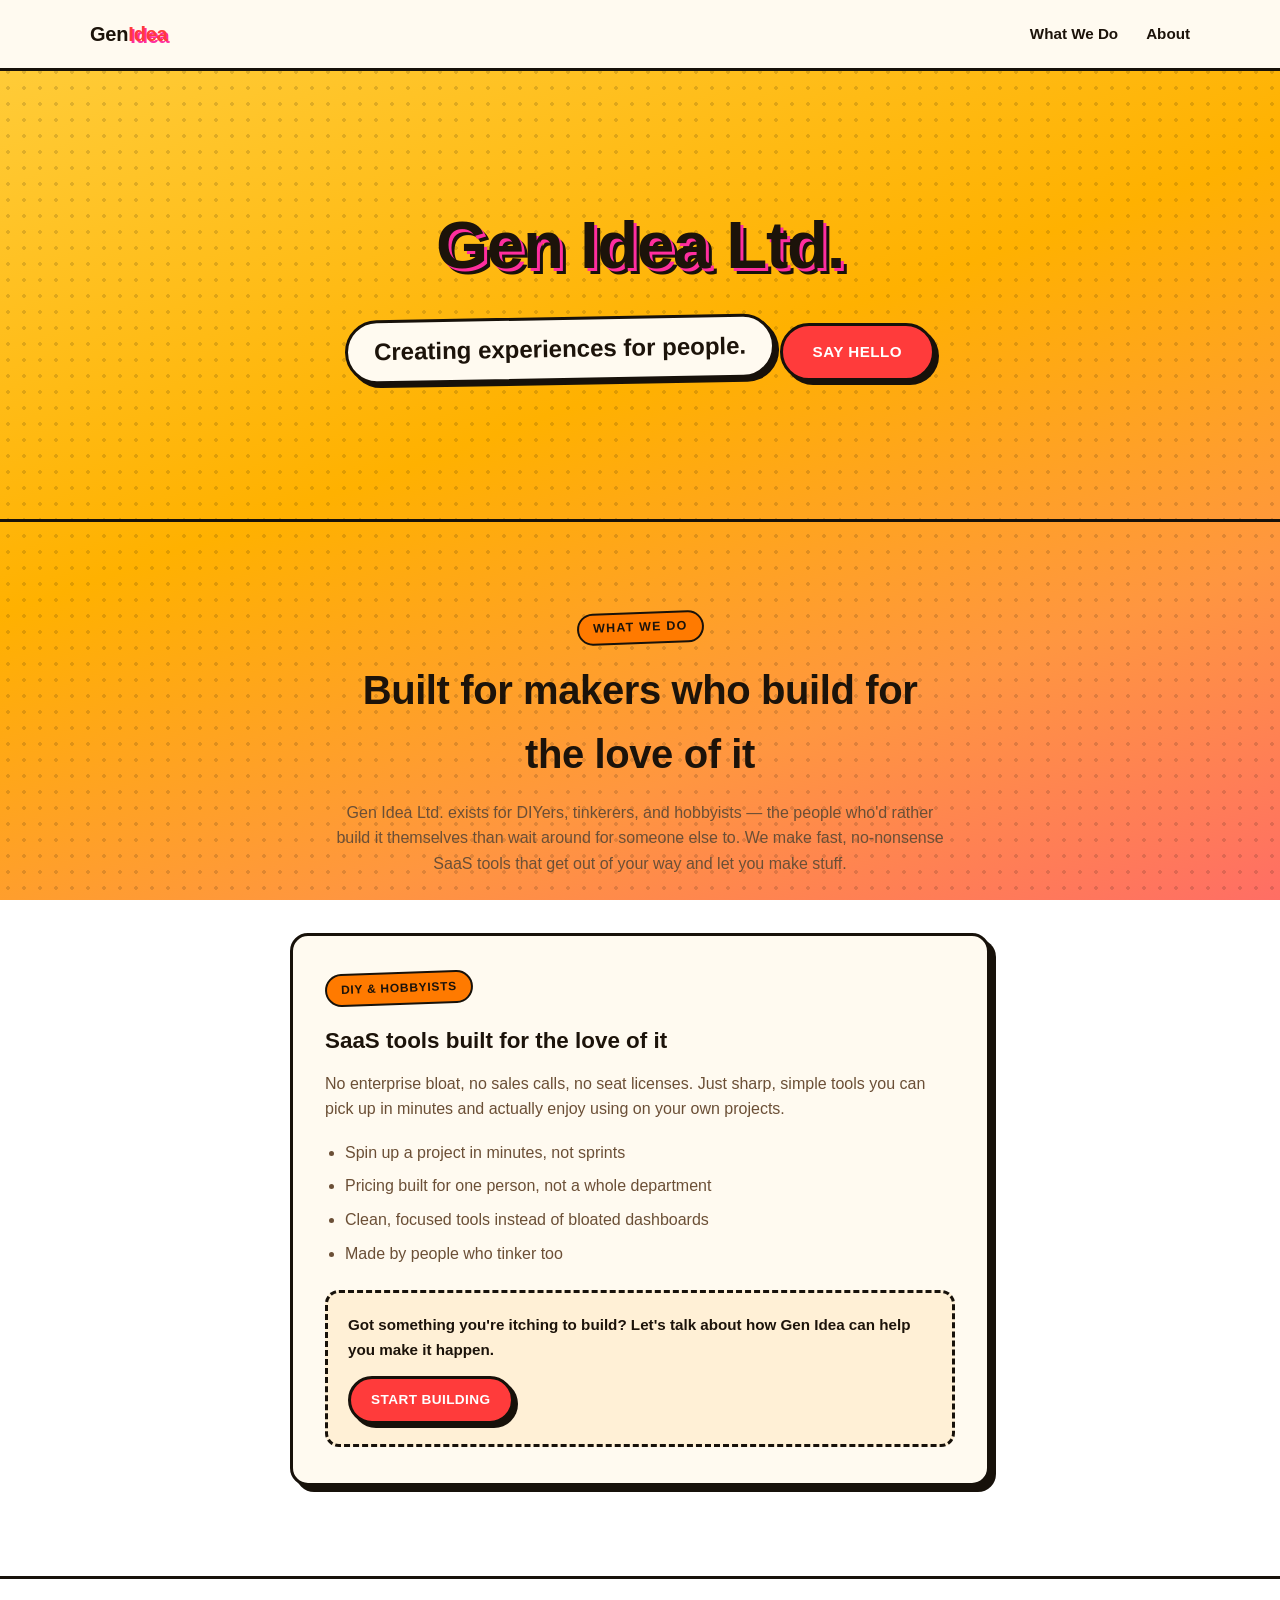
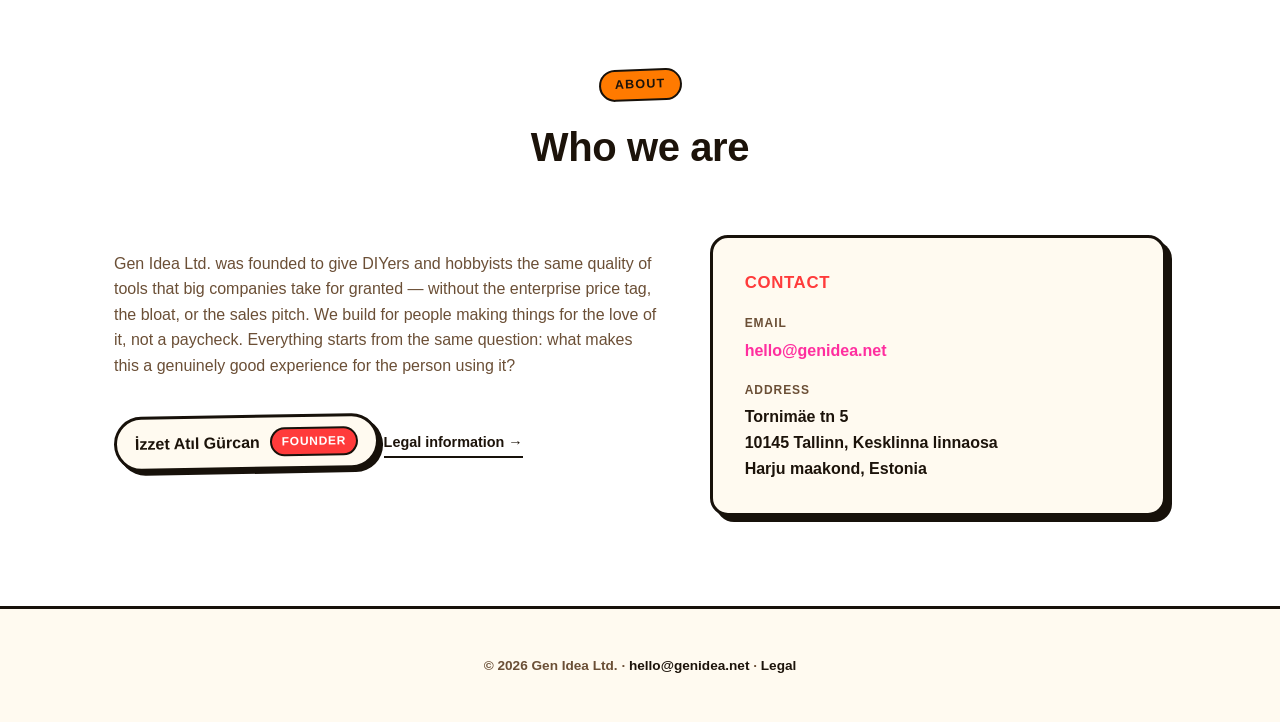
<file: website/index.html>
<!doctype html>
<html lang="en">
<head>
  <meta charset="utf-8" />
  <meta name="viewport" content="width=device-width, initial-scale=1" />
  <title>Gen Idea Ltd. — Creating experiences for people.</title>
  <meta name="description" content="Gen Idea Ltd. — SaaS tools built for DIYers, makers, and hobbyists who love building things themselves." />
  <link rel="stylesheet" href="styles.css" />
</head>
<body>
  <header>
    <div class="wrap nav">
      <a class="logo" href="#top">Gen<span>Idea</span></a>
      <nav>
        <ul>
          <li><a href="#what-we-do">What We Do</a></li>
          <li><a href="#about">About</a></li>
        </ul>
      </nav>
    </div>
  </header>

  <main>
    <section class="hero" id="top">
      <div class="wrap">
        <h1>Gen Idea Ltd.</h1>
        <p class="slogan">Creating experiences for people.</p>
        <a class="btn" href="mailto:hello@genidea.net">Say hello</a>
      </div>
    </section>

    <section id="what-we-do">
      <div class="wrap">
        <div class="section-head">
          <span class="eyebrow">What We Do</span>
          <h2>Built for makers who build for the love of it</h2>
          <p>Gen Idea Ltd. exists for DIYers, tinkerers, and hobbyists — the people who'd rather build it themselves than wait around for someone else to. We make fast, no-nonsense SaaS tools that get out of your way and let you make stuff.</p>
        </div>
        <div class="segments segments-single">
          <div class="segment b2c">
            <span class="tag">DIY &amp; Hobbyists</span>
            <h3>SaaS tools built for the love of it</h3>
            <p>No enterprise bloat, no sales calls, no seat licenses. Just sharp, simple tools you can pick up in minutes and actually enjoy using on your own projects.</p>
            <ul>
              <li>Spin up a project in minutes, not sprints</li>
              <li>Pricing built for one person, not a whole department</li>
              <li>Clean, focused tools instead of bloated dashboards</li>
              <li>Made by people who tinker too</li>
            </ul>
            <div class="cta-box">
              <p>Got something you're itching to build? Let's talk about how Gen Idea can help you make it happen.</p>
              <a class="btn btn-sm" href="mailto:hello@genidea.net?subject=Let%27s%20build%20something">Start building</a>
            </div>
          </div>
        </div>
      </div>
    </section>

    <section id="about">
      <div class="wrap">
        <div class="section-head">
          <span class="eyebrow">About</span>
          <h2>Who we are</h2>
        </div>
        <div class="about-grid">
          <div>
            <p>Gen Idea Ltd. was founded to give DIYers and hobbyists the same quality of tools that big companies take for granted — without the enterprise price tag, the bloat, or the sales pitch. We build for people making things for the love of it, not a paycheck. Everything starts from the same question: what makes this a genuinely good experience for the person using it?</p>
            <div class="founder-badge">
              <span class="founder-name">İzzet Atıl Gürcan</span>
              <span class="founder-title">Founder</span>
            </div>
            <a class="legal-link" href="legal.html">Legal information →</a>
          </div>
          <div class="info-card">
            <h3>Contact</h3>
            <div class="info-row">
              <div>
                <div class="label">Email</div>
                <div class="value"><a href="mailto:hello@genidea.net">hello@genidea.net</a></div>
              </div>
            </div>
            <div class="info-row">
              <div>
                <div class="label">Address</div>
                <div class="value">Tornimäe tn 5<br />10145 Tallinn, Kesklinna linnaosa<br />Harju maakond, Estonia</div>
              </div>
            </div>
          </div>
        </div>
      </div>
    </section>
  </main>

  <footer>
    <div class="wrap">
      <p>&copy; 2026 Gen Idea Ltd. · <a href="mailto:hello@genidea.net">hello@genidea.net</a> · <a href="legal.html">Legal</a></p>
    </div>
  </footer>
</body>
</html>
</file>
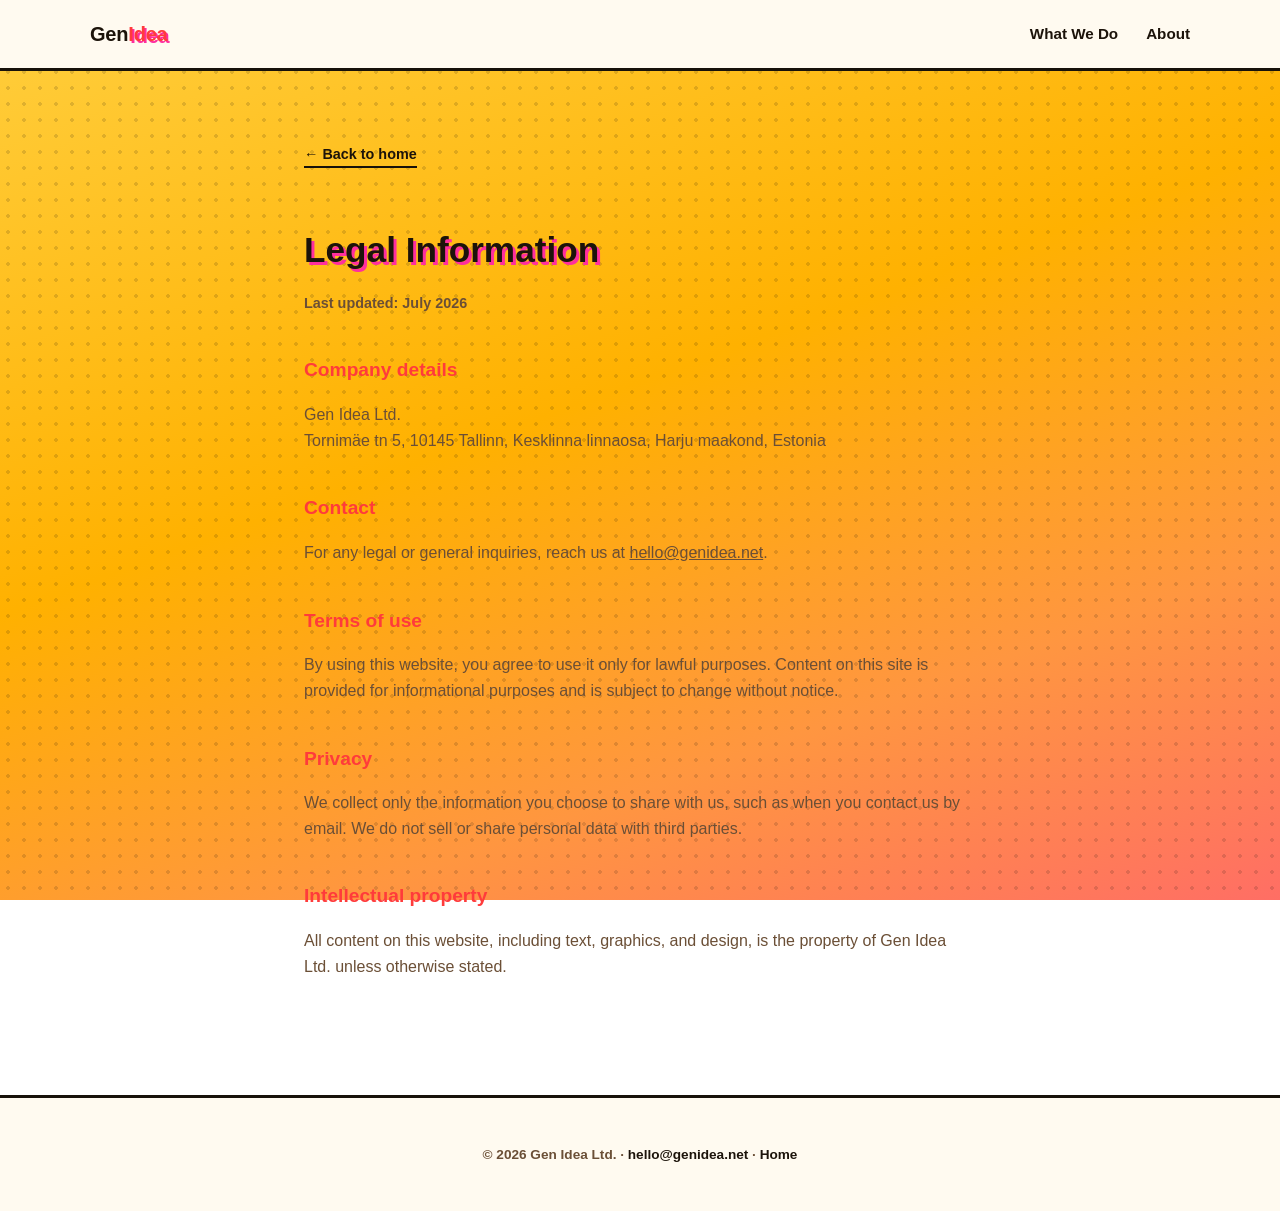
<file: website/legal.html>
<!doctype html>
<html lang="en">
<head>
  <meta charset="utf-8" />
  <meta name="viewport" content="width=device-width, initial-scale=1" />
  <title>Legal — Gen Idea Ltd.</title>
  <meta name="description" content="Legal information for Gen Idea Ltd." />
  <link rel="stylesheet" href="styles.css" />
</head>
<body>
  <header>
    <div class="wrap nav">
      <a class="logo" href="index.html">Gen<span>Idea</span></a>
      <nav>
        <ul>
          <li><a href="index.html#what-we-do">What We Do</a></li>
          <li><a href="index.html#about">About</a></li>
        </ul>
      </nav>
    </div>
  </header>

  <main class="legal-body">
    <a class="back-link" href="index.html">← Back to home</a>
    <h1>Legal Information</h1>
    <p class="updated">Last updated: July 2026</p>

    <h2>Company details</h2>
    <p>
      Gen Idea Ltd.<br />
      Tornimäe tn 5, 10145 Tallinn, Kesklinna linnaosa, Harju maakond, Estonia
    </p>

    <h2>Contact</h2>
    <p>For any legal or general inquiries, reach us at <a href="mailto:hello@genidea.net">hello@genidea.net</a>.</p>

    <h2>Terms of use</h2>
    <p>By using this website, you agree to use it only for lawful purposes. Content on this site is provided for informational purposes and is subject to change without notice.</p>

    <h2>Privacy</h2>
    <p>We collect only the information you choose to share with us, such as when you contact us by email. We do not sell or share personal data with third parties.</p>

    <h2>Intellectual property</h2>
    <p>All content on this website, including text, graphics, and design, is the property of Gen Idea Ltd. unless otherwise stated.</p>
  </main>

  <footer>
    <div class="wrap">
      <p>&copy; 2026 Gen Idea Ltd. · <a href="mailto:hello@genidea.net">hello@genidea.net</a> · <a href="index.html">Home</a></p>
    </div>
  </footer>
</body>
</html>
</file>
<file: website/styles.css>
:root {
  --bg: #ffcf3f;
  --bg-alt: #ffb100;
  --surface: #fffaf0;
  --border: #17110a;
  --text: #1c130a;
  --text-dim: #6b4f36;
  --accent: #ff3b3b;
  --accent-2: #ff2e9f;
  --accent-3: #ff7a00;
  --max-width: 1100px;
  --ink-shadow: 6px 6px 0 var(--border);
  --ink-shadow-sm: 4px 4px 0 var(--border);
}

* {
  box-sizing: border-box;
}

html {
  scroll-behavior: smooth;
}

body {
  margin: 0;
  font-family: "Inter", -apple-system, BlinkMacSystemFont, "Segoe UI", sans-serif;
  background:
    radial-gradient(circle, rgba(23, 17, 10, 0.14) 1.6px, transparent 1.6px),
    linear-gradient(160deg, var(--bg) 0%, var(--bg-alt) 45%, #ff9640 75%, var(--accent-2) 140%);
  background-size: 16px 16px, cover;
  background-attachment: fixed;
  color: var(--text);
  line-height: 1.6;
}

a {
  color: inherit;
}

img {
  max-width: 100%;
}

.wrap {
  max-width: var(--max-width);
  margin: 0 auto;
  padding: 0 24px;
}

/* Header */

header {
  position: sticky;
  top: 0;
  z-index: 10;
  background: var(--surface);
  border-bottom: 3px solid var(--border);
}

.nav {
  display: flex;
  align-items: center;
  justify-content: space-between;
  padding: 18px 0;
}

.logo {
  font-weight: 800;
  font-size: 1.25rem;
  letter-spacing: -0.01em;
  text-decoration: none;
  color: var(--text);
}

.logo span {
  color: var(--accent);
  text-shadow: 2px 2px 0 var(--accent-2);
}

nav ul {
  display: flex;
  gap: 28px;
  list-style: none;
  margin: 0;
  padding: 0;
}

nav a {
  text-decoration: none;
  color: var(--text);
  font-weight: 700;
  font-size: 0.95rem;
  transition: color 0.15s ease;
}

nav a:hover {
  color: var(--accent);
}

/* Hero */

.hero {
  padding: 120px 0 100px;
  text-align: center;
}

.hero h1 {
  font-size: clamp(2.6rem, 6vw, 4.2rem);
  margin: 0 0 18px;
  letter-spacing: -0.02em;
  font-weight: 900;
  color: var(--text);
  text-shadow:
    3px 3px 0 var(--accent-2),
    6px 6px 0 var(--border);
}

.hero p.slogan {
  display: inline-block;
  font-size: clamp(1.1rem, 2.5vw, 1.5rem);
  font-weight: 700;
  color: var(--text);
  background: var(--surface);
  border: 3px solid var(--border);
  border-radius: 999px;
  padding: 10px 26px;
  max-width: 560px;
  margin: 0 auto 38px;
  box-shadow: var(--ink-shadow-sm);
  transform: rotate(-1deg);
}

.btn {
  display: inline-block;
  padding: 14px 30px;
  border-radius: 999px;
  background: var(--accent);
  border: 3px solid var(--border);
  color: #fff;
  text-decoration: none;
  font-weight: 800;
  font-size: 0.95rem;
  text-transform: uppercase;
  letter-spacing: 0.03em;
  box-shadow: var(--ink-shadow-sm);
  transition: transform 0.15s ease, box-shadow 0.15s ease;
}

.btn:hover {
  transform: translate(-2px, -2px);
  box-shadow: 6px 6px 0 var(--border);
}

.btn:active {
  transform: translate(2px, 2px);
  box-shadow: 1px 1px 0 var(--border);
}

/* Section shared */

section {
  padding: 90px 0;
}

section + section {
  border-top: 3px solid var(--border);
}

.section-head {
  text-align: center;
  max-width: 620px;
  margin: 0 auto 56px;
}

.section-head .eyebrow {
  display: inline-block;
  text-transform: uppercase;
  letter-spacing: 0.1em;
  font-size: 0.78rem;
  color: var(--text);
  font-weight: 800;
  background: var(--accent-3);
  border: 2px solid var(--border);
  border-radius: 999px;
  padding: 4px 14px;
  transform: rotate(-2deg);
}

.section-head h2 {
  font-size: clamp(1.8rem, 3.5vw, 2.5rem);
  margin: 14px 0 14px;
  letter-spacing: -0.01em;
  font-weight: 900;
  color: var(--text);
}

.section-head p {
  color: var(--text-dim);
  font-weight: 500;
  margin: 0;
}

/* What we do */

.segments {
  display: grid;
  grid-template-columns: repeat(auto-fit, minmax(300px, 1fr));
  gap: 28px;
}

.segments-single {
  grid-template-columns: 1fr;
  max-width: 700px;
  margin: 0 auto;
}

.segment {
  background: var(--surface);
  border: 3px solid var(--border);
  border-radius: 18px;
  padding: 36px 32px;
  box-shadow: var(--ink-shadow);
}

.segment .tag {
  display: inline-block;
  font-size: 0.75rem;
  font-weight: 800;
  letter-spacing: 0.06em;
  text-transform: uppercase;
  padding: 5px 14px;
  border-radius: 999px;
  margin-bottom: 18px;
  border: 2px solid var(--border);
  transform: rotate(-2deg);
}

.segment.b2b .tag {
  background: var(--accent-2);
  color: #fff;
}

.segment.b2c .tag {
  background: var(--accent-3);
  color: var(--text);
}

.segment h3 {
  margin: 0 0 12px;
  font-size: 1.4rem;
  font-weight: 800;
  color: var(--text);
}

.segment p {
  color: var(--text-dim);
  font-weight: 500;
  margin: 0 0 18px;
}

.segment ul {
  margin: 0;
  padding-left: 20px;
  color: var(--text-dim);
  font-weight: 500;
}

.segment li {
  margin-bottom: 8px;
}

.cta-box {
  margin-top: 24px;
  padding: 20px;
  border-radius: 14px;
  background: #fff0d6;
  border: 3px dashed var(--border);
}

.cta-box p {
  margin: 0 0 14px;
  color: var(--text);
  font-weight: 700;
  font-size: 0.95rem;
}

.btn-sm {
  padding: 10px 20px;
  font-size: 0.85rem;
}

/* About */

.about-grid {
  display: grid;
  grid-template-columns: 1.2fr 1fr;
  gap: 48px;
  align-items: start;
}

.about-grid p {
  color: var(--text-dim);
  font-weight: 500;
}

.info-card {
  background: var(--surface);
  border: 3px solid var(--border);
  border-radius: 18px;
  padding: 32px;
  box-shadow: var(--ink-shadow);
}

.info-card h3 {
  margin: 0 0 18px;
  font-size: 1.05rem;
  font-weight: 800;
  color: var(--accent);
  text-transform: uppercase;
  letter-spacing: 0.04em;
}

.info-row {
  display: flex;
  gap: 14px;
  margin-bottom: 18px;
}

.info-row:last-child {
  margin-bottom: 0;
}

.info-row .label {
  font-size: 0.75rem;
  text-transform: uppercase;
  letter-spacing: 0.08em;
  font-weight: 700;
  color: var(--text-dim);
  margin-bottom: 4px;
}

.info-row .value {
  font-weight: 600;
}

.info-row .value a {
  color: var(--accent-2);
  text-decoration: none;
}

.info-row .value a:hover {
  text-decoration: underline;
}

.founder-badge {
  display: inline-flex;
  align-items: center;
  gap: 10px;
  margin: 20px 0;
  padding: 10px 18px;
  background: var(--surface);
  border: 3px solid var(--border);
  border-radius: 999px;
  box-shadow: var(--ink-shadow-sm);
  transform: rotate(-1deg);
}

.founder-name {
  font-weight: 800;
  color: var(--text);
}

.founder-title {
  font-weight: 800;
  font-size: 0.75rem;
  text-transform: uppercase;
  letter-spacing: 0.06em;
  color: #fff;
  background: var(--accent);
  border: 2px solid var(--border);
  border-radius: 999px;
  padding: 3px 10px;
}

.legal-link {
  display: inline-flex;
  align-items: center;
  gap: 6px;
  margin-top: 8px;
  font-weight: 700;
  font-size: 0.9rem;
  color: var(--text);
  text-decoration: none;
  border-bottom: 2px solid var(--border);
  padding-bottom: 2px;
}

.legal-link:hover {
  color: var(--accent);
}

@media (max-width: 720px) {
  .about-grid {
    grid-template-columns: 1fr;
  }

  nav ul {
    gap: 16px;
  }
}

/* Footer */

footer {
  border-top: 3px solid var(--border);
  background: var(--surface);
  padding: 32px 0;
  text-align: center;
  color: var(--text-dim);
  font-weight: 600;
  font-size: 0.85rem;
}

footer a {
  color: var(--text);
  font-weight: 700;
  text-decoration: none;
}

footer a:hover {
  color: var(--accent);
}

/* Legal page */

.legal-body {
  max-width: 720px;
  margin: 0 auto;
  padding: 70px 24px 100px;
}

.legal-body h1 {
  font-size: 2.2rem;
  font-weight: 900;
  margin-bottom: 8px;
  color: var(--text);
  text-shadow: 3px 3px 0 var(--accent-2);
}

.legal-body .updated {
  color: var(--text-dim);
  font-weight: 600;
  font-size: 0.9rem;
  margin-bottom: 40px;
}

.legal-body h2 {
  font-size: 1.2rem;
  font-weight: 800;
  margin-top: 40px;
  color: var(--accent);
}

.legal-body p,
.legal-body li {
  color: var(--text-dim);
  font-weight: 500;
}

.back-link {
  display: inline-block;
  margin-bottom: 30px;
  font-weight: 700;
  color: var(--text);
  text-decoration: none;
  font-size: 0.9rem;
  border-bottom: 2px solid var(--border);
}

.back-link:hover {
  color: var(--accent);
}
</file>
